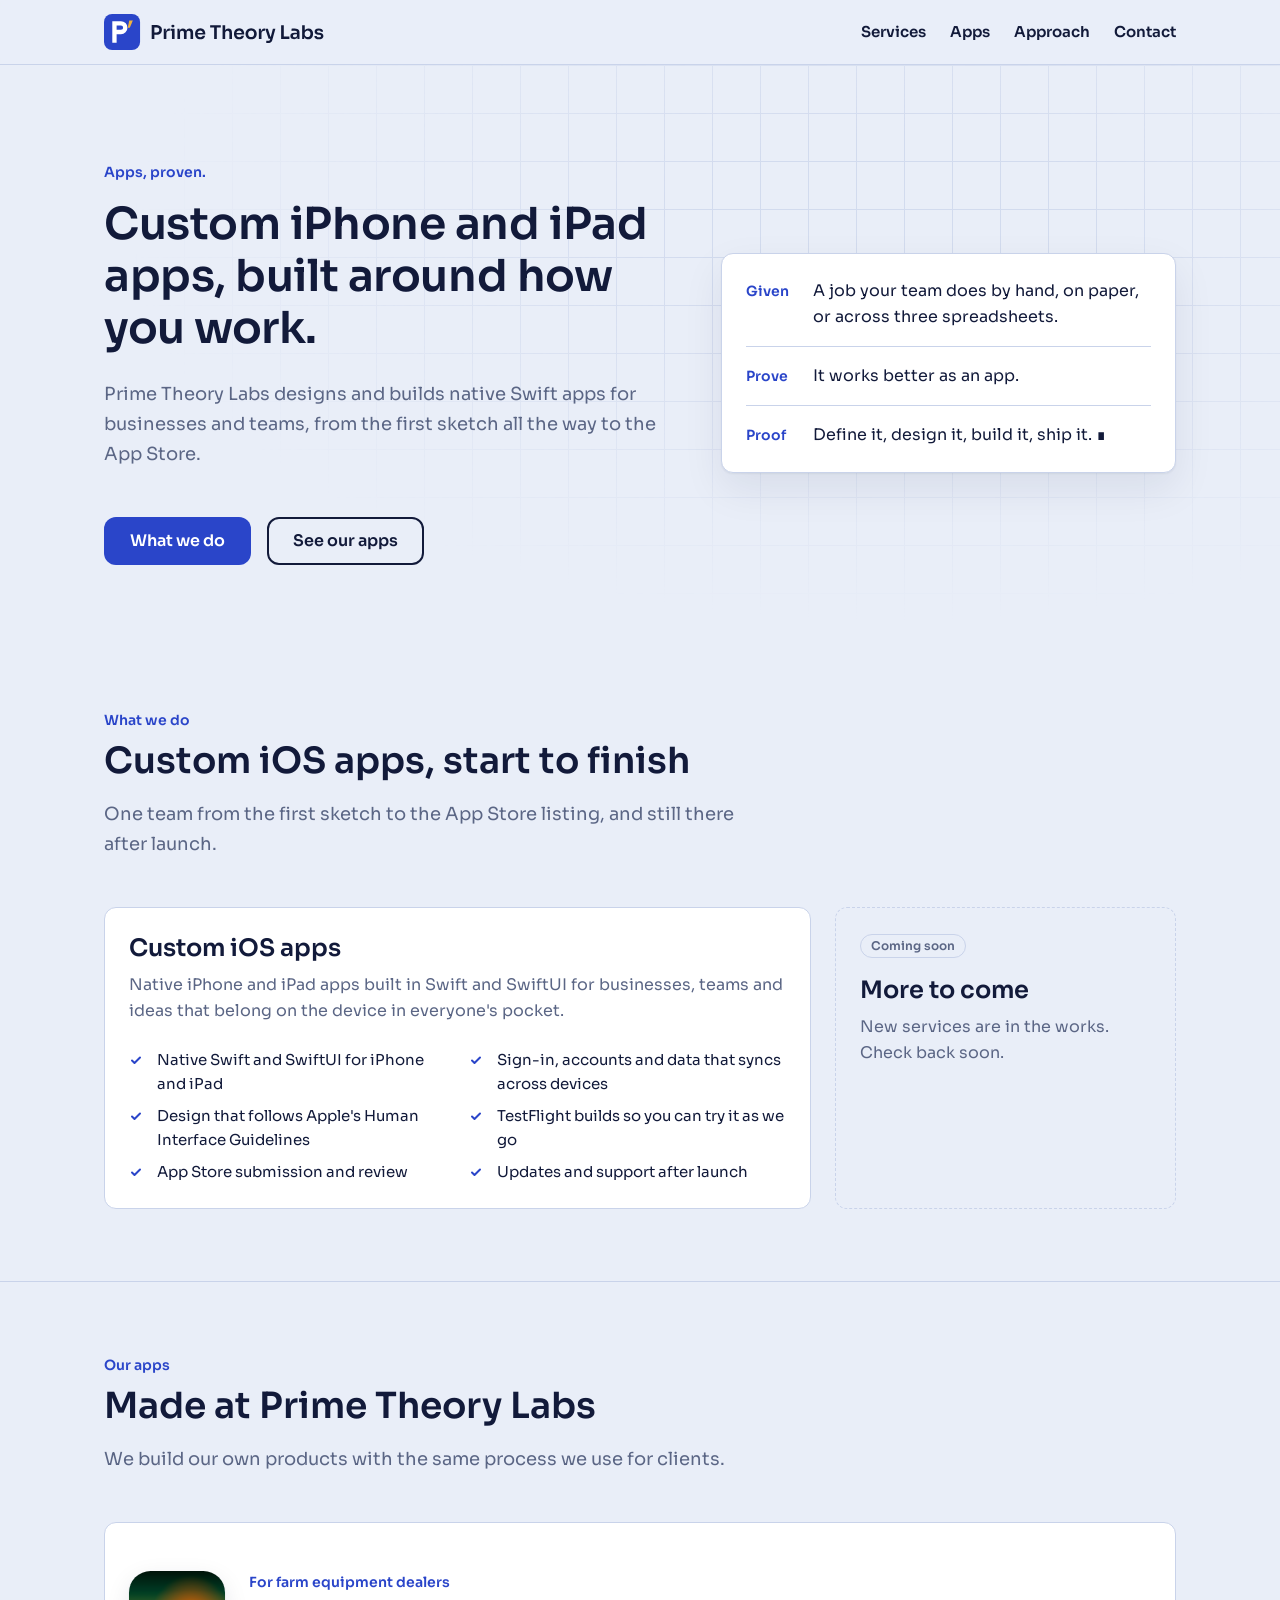
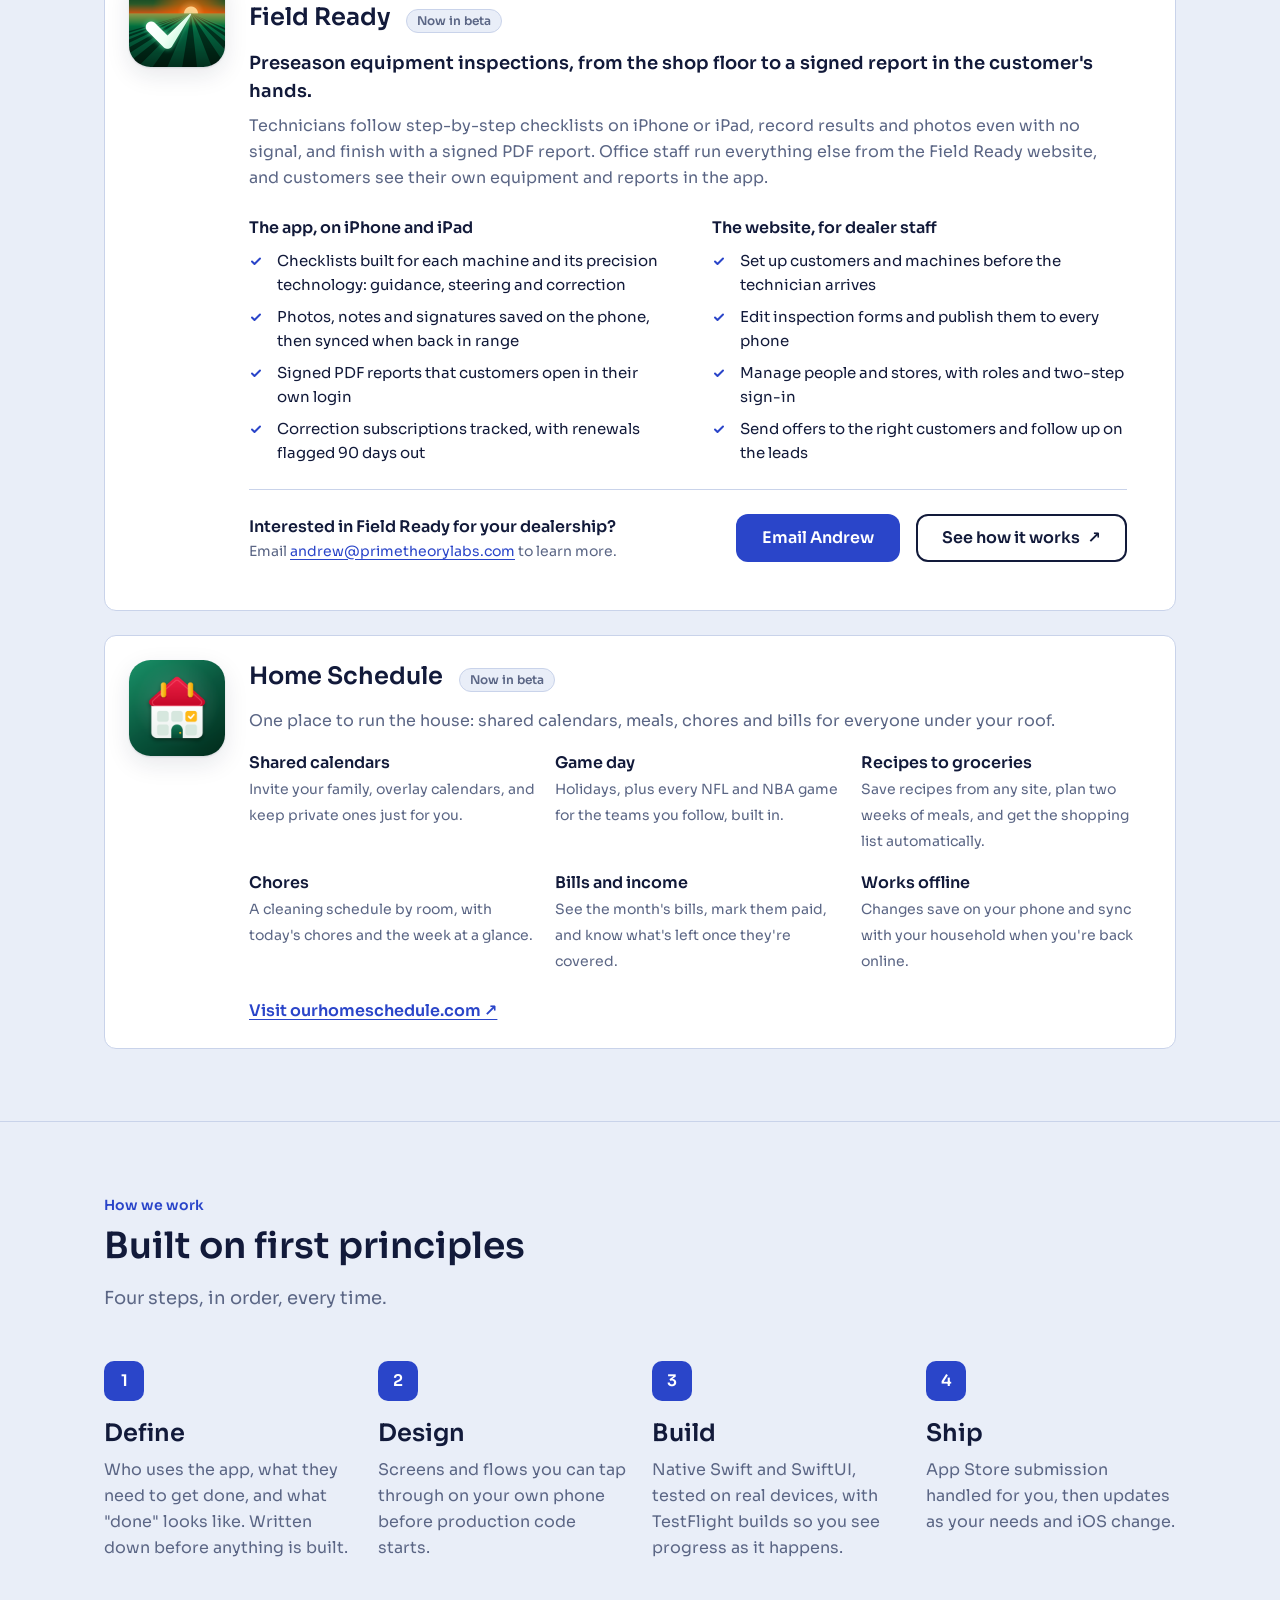
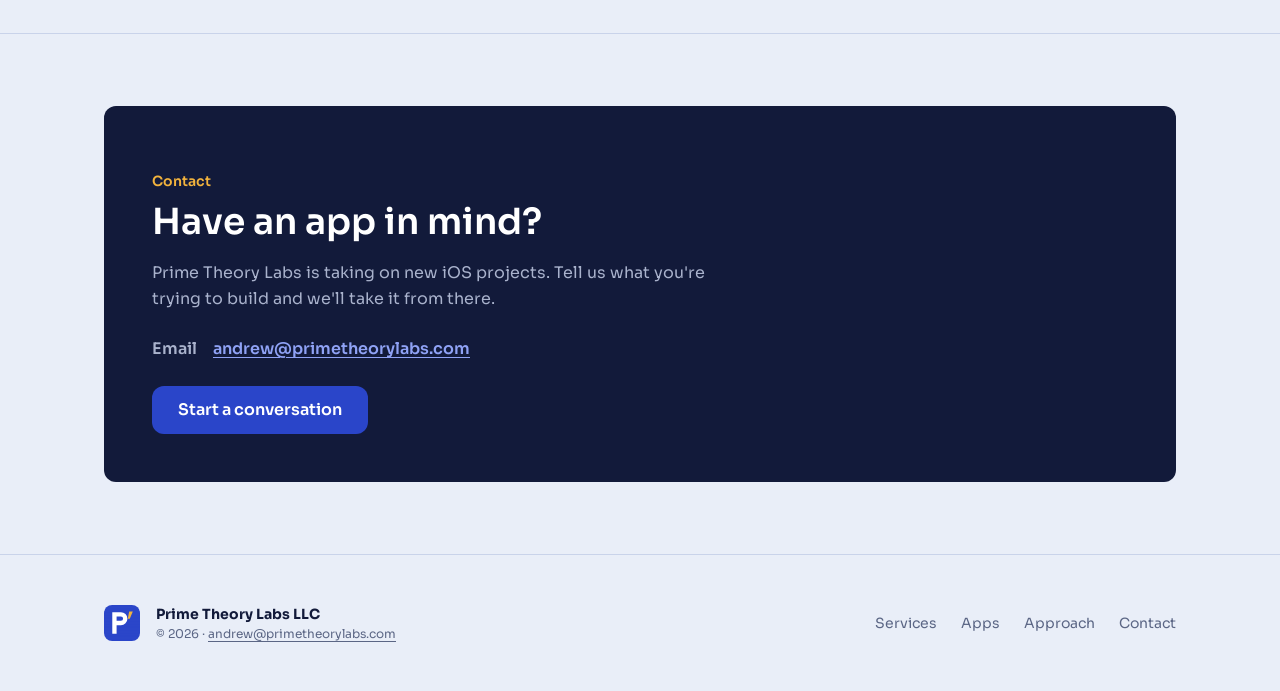
<file: index.html>
<!doctype html>
<html lang="en">
<head>
  <meta charset="utf-8">
  <meta name="viewport" content="width=device-width, initial-scale=1">
  <title>Prime Theory Labs | Custom iPhone and iPad apps</title>
  <meta name="description" content="Prime Theory Labs LLC designs and builds custom iPhone and iPad apps in native Swift, from first sketch to the App Store.">
  <link rel="canonical" href="https://primetheorylabs.com/">

  <!-- Link previews (iMessage, Slack, social) -->
  <meta property="og:type" content="website">
  <meta property="og:site_name" content="Prime Theory Labs">
  <meta property="og:title" content="Prime Theory Labs | Custom iPhone and iPad apps">
  <meta property="og:description" content="Custom iPhone and iPad apps in native Swift, from first sketch to the App Store. Apps, proven.">
  <meta property="og:url" content="https://primetheorylabs.com/">
  <meta property="og:image" content="https://primetheorylabs.com/assets/img/og-image.png">
  <meta property="og:image:width" content="1200">
  <meta property="og:image:height" content="630">
  <meta name="twitter:card" content="summary_large_image">

  <!-- Icons and browser colors -->
  <link rel="icon" href="/assets/img/logo-mark.svg" type="image/svg+xml">
  <link rel="icon" href="/assets/img/favicon-32.png" sizes="32x32" type="image/png">
  <link rel="apple-touch-icon" href="/assets/img/apple-touch-icon.png">
  <meta name="theme-color" content="#E9EEF8" media="(prefers-color-scheme: light)">
  <meta name="theme-color" content="#121A3A" media="(prefers-color-scheme: dark)">

  <!-- Fonts and styles -->
  <link rel="preconnect" href="https://fonts.googleapis.com">
  <link rel="preconnect" href="https://fonts.gstatic.com" crossorigin>
  <link rel="stylesheet" href="https://fonts.googleapis.com/css2?family=Sora:wght@400;600&display=swap">
  <link rel="stylesheet" href="/assets/css/site.css">

  <script type="application/ld+json">
  {
    "@context": "https://schema.org",
    "@type": "Organization",
    "name": "Prime Theory Labs LLC",
    "url": "https://primetheorylabs.com/",
    "logo": "https://primetheorylabs.com/assets/img/apple-touch-icon.png",
    "slogan": "Apps, proven.",
    "email": "andrew@primetheorylabs.com"
  }
  </script>
</head>
<body>
  <a class="skip-link" href="#main">Skip to content</a>

  <!-- ============ HEADER (same on every page) ============ -->
  <header class="site-header">
    <div class="container">
      <a class="brand" href="/" aria-label="Prime Theory Labs home">
        <picture>
          <source media="(max-width: 599px)" srcset="/assets/img/logo-mark.svg" width="1024" height="1024">
          <source media="(prefers-color-scheme: dark)" srcset="/assets/img/logo-horizontal-dark.svg" width="976" height="160">
          <img src="/assets/img/logo-horizontal.svg" alt="Prime Theory Labs" width="976" height="160">
        </picture>
      </a>
      <nav class="site-nav" aria-label="Main">
        <ul>
          <li><a href="/#services">Services</a></li>
          <li><a href="/#apps">Apps</a></li>
          <li><a href="/#approach">Approach</a></li>
          <li><a href="/#contact">Contact</a></li>
        </ul>
      </nav>
    </div>
  </header>

  <main id="main">

    <!-- ============ HERO ============ -->
    <section class="hero graph-paper" aria-labelledby="hero-title">
      <div class="container">
        <div>
          <p class="eyebrow">Apps, proven.</p>
          <h1 id="hero-title" class="hero-title">Custom iPhone and iPad apps, built around how you work.</h1>
          <p class="lede">
            Prime Theory Labs designs and builds native Swift apps for businesses and teams,
            from the first sketch all the way to the App Store.
          </p>
          <div class="button-row">
            <a class="button button-primary" href="#services">What we do</a>
            <a class="button button-secondary" href="#apps">See our apps</a>
          </div>
        </div>

        <aside class="proof" aria-label="Our approach, written as a proof">
          <dl>
            <dt>Given</dt>
            <dd>A job your team does by hand, on paper, or across three spreadsheets.</dd>
            <dt>Prove</dt>
            <dd>It works better as an app.</dd>
            <dt>Proof</dt>
            <dd>Define it, design it, build it, ship it.<span class="qed" aria-hidden="true">∎</span></dd>
          </dl>
        </aside>
      </div>
    </section>

    <!-- ============ SERVICES ============ -->
    <section id="services" class="section" aria-labelledby="services-title">
      <div class="container">
        <div class="section-head">
          <p class="eyebrow">What we do</p>
          <h2 id="services-title" class="title-1">Custom iOS apps, start to finish</h2>
          <p class="lede">One team from the first sketch to the App Store listing, and still there after launch.</p>
        </div>

        <div class="grid">
          <article class="card card-wide">
            <h3 class="title-2">Custom iOS apps</h3>
            <p class="muted">
              Native iPhone and iPad apps built in Swift and SwiftUI for businesses, teams and ideas
              that belong on the device in everyone's pocket.
            </p>
            <ul class="checklist">
              <li>Native Swift and SwiftUI for iPhone and iPad</li>
              <li>Sign-in, accounts and data that syncs across devices</li>
              <li>Design that follows Apple's Human Interface Guidelines</li>
              <li>TestFlight builds so you can try it as we go</li>
              <li>App Store submission and review</li>
              <li>Updates and support after launch</li>
            </ul>
          </article>

          <!-- To add a service: copy the card above, or replace this placeholder. -->
          <article class="card card-placeholder">
            <p><span class="tag">Coming soon</span></p>
            <h3 class="title-2">More to come</h3>
            <p class="muted">New services are in the works. Check back soon.</p>
          </article>
        </div>
      </div>
    </section>

    <!-- ============ APPS ============ -->
    <section id="apps" class="section" aria-labelledby="apps-title">
      <div class="container">
        <div class="section-head">
          <p class="eyebrow">Our apps</p>
          <h2 id="apps-title" class="title-1">Made at Prime Theory Labs</h2>
          <p class="lede">We build our own products with the same process we use for clients.</p>
        </div>

        <div class="app-list">
          <!-- FEATURED APP: Field Ready. A fuller card with an email call to action. -->
          <article id="field-ready" class="card app-card app-card-featured" aria-labelledby="field-ready-title">
            <img class="app-icon" src="/assets/img/apps/field-ready.png" alt="Field Ready app icon" width="96" height="96" loading="lazy">
            <div>
              <p class="eyebrow">For farm equipment dealers</p>
              <div class="app-meta">
                <h3 id="field-ready-title" class="title-2">Field Ready</h3>
                <span class="tag">Now in beta</span>
              </div>
              <p class="app-pitch">Preseason equipment inspections, from the shop floor to a signed report in the customer's hands.</p>
              <p class="muted">
                Technicians follow step-by-step checklists on iPhone or iPad, record results and photos even with no signal,
                and finish with a signed PDF report. Office staff run everything else from the Field Ready website,
                and customers see their own equipment and reports in the app.
              </p>

              <div class="app-split">
                <div>
                  <h4>The app, on iPhone and iPad</h4>
                  <ul class="checklist">
                    <li>Checklists built for each machine and its precision technology: guidance, steering and correction</li>
                    <li>Photos, notes and signatures saved on the phone, then synced when back in range</li>
                    <li>Signed PDF reports that customers open in their own login</li>
                    <li>Correction subscriptions tracked, with renewals flagged 90 days out</li>
                  </ul>
                </div>
                <div>
                  <h4>The website, for dealer staff</h4>
                  <ul class="checklist">
                    <li>Set up customers and machines before the technician arrives</li>
                    <li>Edit inspection forms and publish them to every phone</li>
                    <li>Manage people and stores, with roles and two-step sign-in</li>
                    <li>Send offers to the right customers and follow up on the leads</li>
                  </ul>
                </div>
              </div>

              <div class="app-cta">
                <div>
                  <p class="app-cta-title">Interested in Field Ready for your dealership?</p>
                  <p class="small muted">Email <a href="mailto:andrew@primetheorylabs.com?subject=Field%20Ready">andrew@<wbr>primetheorylabs.com</a> to learn more.</p>
                </div>
                <div class="button-row">
                  <a class="button button-primary" href="mailto:andrew@primetheorylabs.com?subject=Field%20Ready">Email Andrew</a>
                  <a class="button button-secondary" href="https://fieldready.agri-barn.com/guide.html" target="_blank" rel="noopener">See how it works <span aria-hidden="true">↗</span></a>
                </div>
              </div>
            </div>
          </article>

          <!-- APP CARD: copy this whole <article> to add another app. Icon goes in /assets/img/apps/ -->
          <article class="card app-card">
            <img class="app-icon" src="/assets/img/apps/home-schedule.png" alt="Home Schedule app icon" width="96" height="96" loading="lazy">
            <div>
              <div class="app-meta">
                <h3 class="title-2">Home Schedule</h3>
                <span class="tag">Now in beta</span>
              </div>
              <p class="muted">One place to run the house: shared calendars, meals, chores and bills for everyone under your roof.</p>
              <ul class="app-features">
                <li><strong>Shared calendars</strong><span>Invite your family, overlay calendars, and keep private ones just for you.</span></li>
                <li><strong>Game day</strong><span>Holidays, plus every NFL and NBA game for the teams you follow, built in.</span></li>
                <li><strong>Recipes to groceries</strong><span>Save recipes from any site, plan two weeks of meals, and get the shopping list automatically.</span></li>
                <li><strong>Chores</strong><span>A cleaning schedule by room, with today's chores and the week at a glance.</span></li>
                <li><strong>Bills and income</strong><span>See the month's bills, mark them paid, and know what's left once they're covered.</span></li>
                <li><strong>Works offline</strong><span>Changes save on your phone and sync with your household when you're back online.</span></li>
              </ul>
              <p class="app-link"><a href="https://ourhomeschedule.com" target="_blank" rel="noopener">Visit ourhomeschedule.com <span aria-hidden="true">↗</span></a></p>
            </div>
          </article>
          <!-- /APP CARD -->
        </div>
      </div>
    </section>

    <!-- ============ APPROACH ============ -->
    <section id="approach" class="section" aria-labelledby="approach-title">
      <div class="container">
        <div class="section-head">
          <p class="eyebrow">How we work</p>
          <h2 id="approach-title" class="title-1">Built on first principles</h2>
          <p class="lede">Four steps, in order, every time.</p>
        </div>

        <ol class="steps">
          <li>
            <h3 class="title-2">Define</h3>
            <p>Who uses the app, what they need to get done, and what "done" looks like. Written down before anything is built.</p>
          </li>
          <li>
            <h3 class="title-2">Design</h3>
            <p>Screens and flows you can tap through on your own phone before production code starts.</p>
          </li>
          <li>
            <h3 class="title-2">Build</h3>
            <p>Native Swift and SwiftUI, tested on real devices, with TestFlight builds so you see progress as it happens.</p>
          </li>
          <li>
            <h3 class="title-2">Ship</h3>
            <p>App Store submission handled for you, then updates as your needs and iOS change.</p>
          </li>
        </ol>
      </div>
    </section>

    <!-- ============ CONTACT ============ -->
    <section id="contact" class="section" aria-labelledby="contact-title">
      <div class="container">
        <div class="band">
          <p class="eyebrow">Contact</p>
          <h2 id="contact-title" class="title-1">Have an app in mind?</h2>
          <p>Prime Theory Labs is taking on new iOS projects. Tell us what you're trying to build and we'll take it from there.</p>
          <dl class="contact-list">
            <dt>Email</dt>
            <dd><a href="mailto:andrew@primetheorylabs.com">andrew@<wbr>primetheorylabs.com</a></dd>
          </dl>
          <div class="button-row">
            <a class="button button-primary" href="mailto:andrew@primetheorylabs.com?subject=New%20app%20project">Start a conversation</a>
          </div>
        </div>
      </div>
    </section>

  </main>

  <!-- ============ FOOTER (same on every page) ============ -->
  <footer class="site-footer">
    <div class="container">
      <div class="footer-brand">
        <img src="/assets/img/logo-mark.svg" alt="" width="36" height="36">
        <div>
          <p class="small"><strong>Prime Theory Labs LLC</strong></p>
          <p class="caption muted">© <span id="year">2026</span> · <a href="mailto:andrew@primetheorylabs.com">andrew@primetheorylabs.com</a></p>
        </div>
      </div>
      <nav aria-label="Footer">
        <ul>
          <li><a href="/#services">Services</a></li>
          <li><a href="/#apps">Apps</a></li>
          <li><a href="/#approach">Approach</a></li>
          <li><a href="/#contact">Contact</a></li>
        </ul>
      </nav>
    </div>
  </footer>

  <script>document.getElementById("year").textContent = new Date().getFullYear();</script>
</body>
</html>
</file>
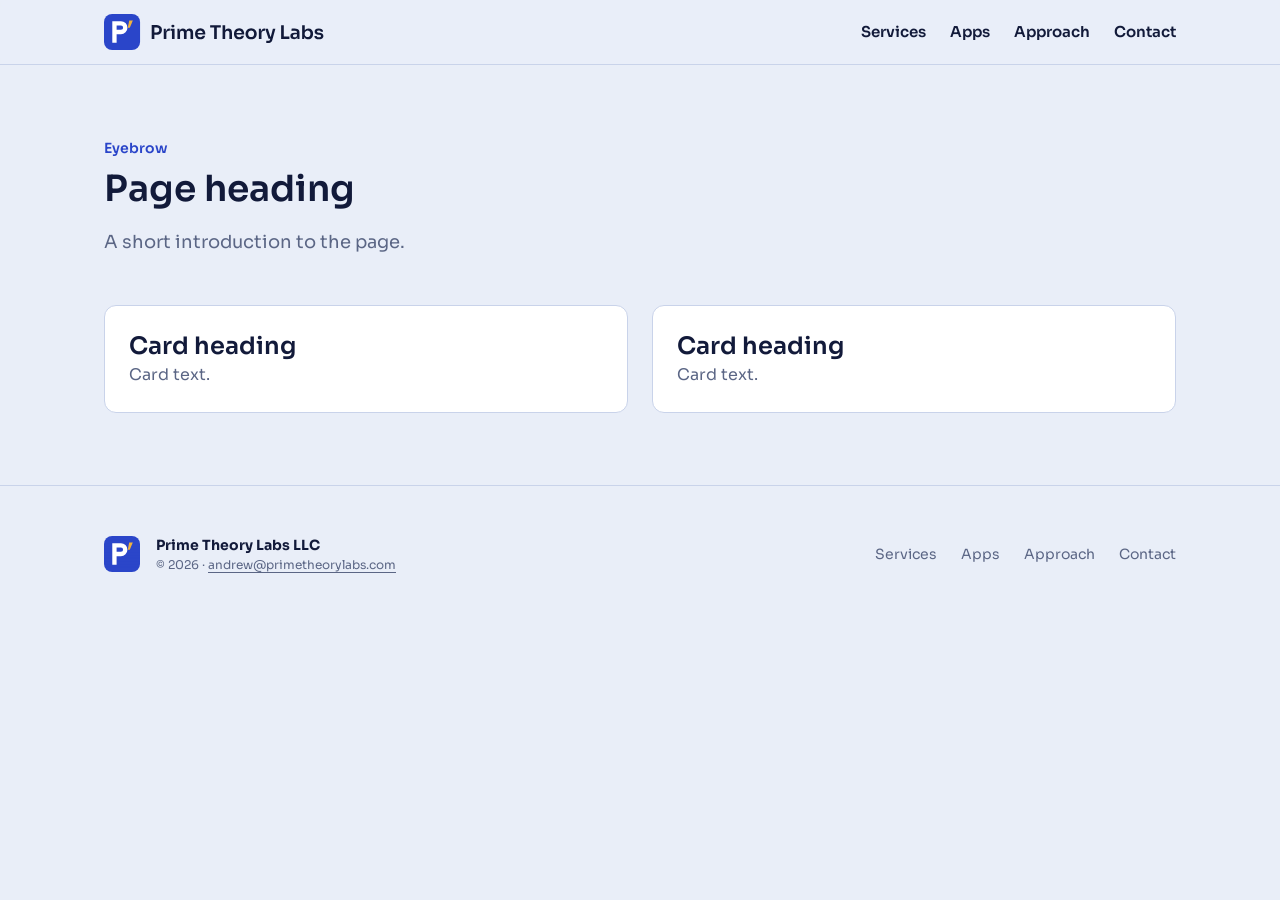
<file: templates/page.html>
<!doctype html>
<!--
  PAGE TEMPLATE
  To add a page (for example an About page at primetheorylabs.com/about/):
    1. Copy this file to about/index.html
    2. Change the <title>, description, canonical URL and the content inside <main>
    3. Delete the "noindex" line below
    4. Add a link to the new page in the header and footer nav of every page
    5. Add the URL to sitemap.xml
-->
<html lang="en">
<head>
  <meta charset="utf-8">
  <meta name="viewport" content="width=device-width, initial-scale=1">
  <title>Page title | Prime Theory Labs</title>
  <meta name="description" content="One sentence about this page.">
  <link rel="canonical" href="https://primetheorylabs.com/page-url/">
  <meta name="robots" content="noindex">

  <meta property="og:type" content="website">
  <meta property="og:site_name" content="Prime Theory Labs">
  <meta property="og:title" content="Page title | Prime Theory Labs">
  <meta property="og:image" content="https://primetheorylabs.com/assets/img/og-image.png">
  <meta name="twitter:card" content="summary_large_image">

  <link rel="icon" href="/assets/img/logo-mark.svg" type="image/svg+xml">
  <link rel="icon" href="/assets/img/favicon-32.png" sizes="32x32" type="image/png">
  <link rel="apple-touch-icon" href="/assets/img/apple-touch-icon.png">
  <meta name="theme-color" content="#E9EEF8" media="(prefers-color-scheme: light)">
  <meta name="theme-color" content="#121A3A" media="(prefers-color-scheme: dark)">

  <link rel="preconnect" href="https://fonts.googleapis.com">
  <link rel="preconnect" href="https://fonts.gstatic.com" crossorigin>
  <link rel="stylesheet" href="https://fonts.googleapis.com/css2?family=Sora:wght@400;600&display=swap">
  <link rel="stylesheet" href="/assets/css/site.css">
</head>
<body>
  <a class="skip-link" href="#main">Skip to content</a>

  <!-- ============ HEADER (same on every page) ============ -->
  <header class="site-header">
    <div class="container">
      <a class="brand" href="/" aria-label="Prime Theory Labs home">
        <picture>
          <source media="(max-width: 599px)" srcset="/assets/img/logo-mark.svg" width="1024" height="1024">
          <source media="(prefers-color-scheme: dark)" srcset="/assets/img/logo-horizontal-dark.svg" width="976" height="160">
          <img src="/assets/img/logo-horizontal.svg" alt="Prime Theory Labs" width="976" height="160">
        </picture>
      </a>
      <nav class="site-nav" aria-label="Main">
        <ul>
          <li><a href="/#services">Services</a></li>
          <li><a href="/#apps">Apps</a></li>
          <li><a href="/#approach">Approach</a></li>
          <li><a href="/#contact">Contact</a></li>
        </ul>
      </nav>
    </div>
  </header>

  <main id="main">
    <section class="section" aria-labelledby="page-title">
      <div class="container">
        <div class="section-head">
          <p class="eyebrow">Eyebrow</p>
          <h1 id="page-title" class="title-1">Page heading</h1>
          <p class="lede">A short introduction to the page.</p>
        </div>

        <div class="grid">
          <article class="card">
            <h2 class="title-2">Card heading</h2>
            <p class="muted">Card text.</p>
          </article>
          <article class="card">
            <h2 class="title-2">Card heading</h2>
            <p class="muted">Card text.</p>
          </article>
        </div>
      </div>
    </section>
  </main>

  <!-- ============ FOOTER (same on every page) ============ -->
  <footer class="site-footer">
    <div class="container">
      <div class="footer-brand">
        <img src="/assets/img/logo-mark.svg" alt="" width="36" height="36">
        <div>
          <p class="small"><strong>Prime Theory Labs LLC</strong></p>
          <p class="caption muted">© <span id="year">2026</span> · <a href="mailto:andrew@primetheorylabs.com">andrew@primetheorylabs.com</a></p>
        </div>
      </div>
      <nav aria-label="Footer">
        <ul>
          <li><a href="/#services">Services</a></li>
          <li><a href="/#apps">Apps</a></li>
          <li><a href="/#approach">Approach</a></li>
          <li><a href="/#contact">Contact</a></li>
        </ul>
      </nav>
    </div>
  </footer>

  <script>document.getElementById("year").textContent = new Date().getFullYear();</script>
</body>
</html>
</file>
<file: assets/css/site.css>
/* ==========================================================================
   Prime Theory Labs: site styles
   --------------------------------------------------------------------------
   1. Tokens       (colors, type, spacing, radius from the brand design system)
   2. Base         (reset, typography, links, focus)
   3. Layout       (container, sections, grids)
   4. Components   (header, buttons, cards, tags, steps, footer)
   5. Sections     (hero, contact band, 404)
   To restyle the site, change the tokens in section 1 first.
   ========================================================================== */

/* 1. Tokens ---------------------------------------------------------------- */

:root {
  color-scheme: light dark;

  /* Brand colors (same in both themes) */
  --brand-cobalt: #2A45C9;  /* Proof Cobalt: primary buttons, icon tile */
  --brand-gold:   #F2B33D;  /* Golden Ratio: accent on dark only, once per view */
  --brand-ink:    #121A3A;  /* Ink Indigo: dark surfaces */
  --brand-paper:  #E9EEF8;  /* Graph Paper: light surface */

  /* Theme colors (light) */
  --surface:         #E9EEF8;
  --surface-raised:  #FFFFFF;
  --surface-inverse: #121A3A;
  --text:            #121A3A;
  --text-muted:      #5B6685;
  --link:            #2A45C9;
  --grid-line:       #C9D3EA;
  --header-bg:       rgba(233, 238, 248, 0.86);
  --band-bg:         #121A3A;  /* contact band */
  --band-text:       #FFFFFF;
  --band-muted:      #A9B2CC;
  --band-link:       #8FA2F5;

  /* Type */
  --font-sans: "Sora", system-ui, -apple-system, "Segoe UI", sans-serif;

  /* Spacing */
  --space-2: 8px;
  --space-4: 16px;
  --space-6: 24px;
  --space-12: 48px;

  /* Radius */
  --radius-sm: 6px;
  --radius-md: 12px;
  --radius-icon: 22.5%;

  /* Layout */
  --container: 1120px;
  --gutter: 16px;
  --header-h: 64px;
}

@media (prefers-color-scheme: dark) {
  :root {
    --surface:         #121A3A;
    --surface-raised:  #1C2550;
    --surface-inverse: #E9EEF8;
    --text:            #FFFFFF;
    --text-muted:      #A9B2CC;
    --link:            #8FA2F5;
    --grid-line:       #26305C;
    --header-bg:       rgba(18, 26, 58, 0.86);
    --band-bg:         #1C2550;
  }
}

@media (min-width: 640px) {
  :root { --gutter: 24px; }
}

/* 2. Base ------------------------------------------------------------------ */

*, *::before, *::after { box-sizing: border-box; }

html {
  -webkit-text-size-adjust: 100%;
  scroll-padding-top: calc(var(--header-h) + var(--space-4));
}

@media (prefers-reduced-motion: no-preference) {
  html { scroll-behavior: smooth; }
}

body {
  margin: 0;
  background: var(--surface);
  color: var(--text);
  font-family: var(--font-sans);
  font-size: 16px;
  line-height: 26px;
  font-weight: 400;
  -webkit-font-smoothing: antialiased;
}

h1, h2, h3, h4 { margin: 0; font-weight: 600; }
p, ul, ol, dl, dd { margin: 0; }
img { display: block; max-width: 100%; height: auto; }

a { color: var(--link); text-underline-offset: 3px; }
a:hover { text-decoration-thickness: 2px; }

:focus-visible {
  outline: 3px solid var(--link);
  outline-offset: 3px;
  border-radius: var(--radius-sm);
}

.skip-link {
  position: absolute;
  left: var(--gutter);
  top: -100px;
  z-index: 100;
  padding: var(--space-2) var(--space-4);
  background: var(--brand-cobalt);
  color: #FFFFFF;
  border-radius: var(--radius-sm);
}
.skip-link:focus { top: var(--space-2); }

.visually-hidden {
  position: absolute !important;
  width: 1px; height: 1px;
  overflow: hidden;
  clip: rect(0 0 0 0);
  white-space: nowrap;
}

/* Type styles (names match the design system) */
.display {
  font-size: clamp(40px, 9vw, 56px);
  line-height: 1.07;
  letter-spacing: -0.01em;
}
.title-1 { font-size: clamp(28px, 5vw, 36px); line-height: 1.22; }
.title-2 { font-size: 24px; line-height: 32px; }
.body    { font-size: 16px; line-height: 26px; }
.small   { font-size: 14px; line-height: 22px; }
.caption { font-size: 12px; line-height: 18px; }
.lede    { font-size: 18px; line-height: 30px; color: var(--text-muted); }
.muted   { color: var(--text-muted); }

/* 3. Layout ---------------------------------------------------------------- */

.container {
  width: 100%;
  max-width: var(--container);
  margin: 0 auto;
  padding: 0 var(--gutter);
}

.section { padding: calc(var(--space-12) * 1.5) 0; }
.section + .section { border-top: 1px solid var(--grid-line); }

.section-head {
  max-width: 640px;
  margin-bottom: var(--space-12);
}
.section-head .eyebrow { margin-bottom: var(--space-2); }
.section-head p:last-child { margin-top: var(--space-4); }

.eyebrow {
  font-size: 14px;
  line-height: 22px;
  font-weight: 600;
  color: var(--link);
}

/* Auto-fitting grid: add cards and it reflows on its own */
.grid {
  display: grid;
  gap: var(--space-6);
  grid-template-columns: repeat(auto-fit, minmax(min(100%, 300px), 1fr));
}

/* 4. Components ------------------------------------------------------------ */

/* Header */
.site-header {
  position: sticky;
  top: 0;
  z-index: 50;
  background: var(--header-bg);
  -webkit-backdrop-filter: saturate(160%) blur(12px);
  backdrop-filter: saturate(160%) blur(12px);
  border-bottom: 1px solid var(--grid-line);
}
.site-header .container {
  display: flex;
  align-items: center;
  justify-content: space-between;
  gap: var(--space-4);
  height: var(--header-h);
}
.brand { display: flex; align-items: center; flex-shrink: 0; }
.brand img { height: 36px; width: auto; }

.site-nav ul {
  display: flex;
  gap: var(--space-6);
  list-style: none;
  padding: 0;
}
.site-nav a {
  color: var(--text);
  text-decoration: none;
  font-size: 15px;
  font-weight: 600;
}
.site-nav a:hover { color: var(--link); }

@media (max-width: 599px) {
  .brand img { height: 32px; }
  .site-nav ul { gap: var(--space-4); }
  .site-nav a { font-size: 14px; }
}
@media (max-width: 379px) {
  .site-nav ul { gap: 12px; }
  .site-nav a { font-size: 13px; }
}

/* Buttons */
.button {
  display: inline-flex;
  align-items: center;
  justify-content: center;
  gap: var(--space-2);
  min-height: 48px;
  padding: 0 var(--space-6);
  border: 2px solid transparent;
  border-radius: var(--radius-md);
  font: inherit;
  font-weight: 600;
  text-decoration: none;
  cursor: pointer;
}
.button-primary {
  background: var(--brand-cobalt);
  color: #FFFFFF;
}
.button-primary:hover { background: #2339A8; }
.button-secondary {
  background: transparent;
  color: var(--text);
  border-color: var(--text);
}
.button-secondary:hover { background: var(--surface-raised); }
.button-row { display: flex; flex-wrap: wrap; gap: var(--space-4); }

/* Cards */
.card {
  background: var(--surface-raised);
  border: 1px solid var(--grid-line);
  border-radius: var(--radius-md);
  padding: var(--space-6);
}
.card h3 { margin-bottom: var(--space-2); }
.card-placeholder {
  background: transparent;
  border-style: dashed;
}
.card-placeholder h3 { margin-top: var(--space-4); }

@media (min-width: 900px) {
  .card-wide { grid-column: span 2; }
}

/* Checklist inside cards */
.checklist {
  list-style: none;
  padding: 0;
  margin-top: var(--space-6);
  display: grid;
  gap: var(--space-2) var(--space-6);
  grid-template-columns: repeat(auto-fit, minmax(min(100%, 240px), 1fr));
}
.checklist li {
  position: relative;
  padding-left: 28px;
  font-size: 15px;
  line-height: 24px;
}
.checklist li::before {
  content: "";
  position: absolute;
  left: 0;
  top: 5px;
  width: 14px;
  height: 14px;
  border-radius: 4px;
  background: var(--brand-cobalt);
  -webkit-mask: url("data:image/svg+xml,%3Csvg xmlns='http://www.w3.org/2000/svg' viewBox='0 0 14 14'%3E%3Cpath d='M3 7.5l2.5 2.5L11 4.5' fill='none' stroke='%23000' stroke-width='2' stroke-linecap='round' stroke-linejoin='round'/%3E%3C/svg%3E") center / 14px 14px no-repeat;
          mask: url("data:image/svg+xml,%3Csvg xmlns='http://www.w3.org/2000/svg' viewBox='0 0 14 14'%3E%3Cpath d='M3 7.5l2.5 2.5L11 4.5' fill='none' stroke='%23000' stroke-width='2' stroke-linecap='round' stroke-linejoin='round'/%3E%3C/svg%3E") center / 14px 14px no-repeat;
}
@media (prefers-color-scheme: dark) {
  .checklist li::before { background: var(--link); }
}

/* Tags */
.tag {
  display: inline-block;
  padding: 2px 10px;
  border: 1px solid var(--grid-line);
  border-radius: 999px;
  font-size: 12px;
  line-height: 18px;
  font-weight: 600;
  color: var(--text-muted);
  background: var(--surface);
}

/* App cards: copy an <article class="app-card"> block in index.html to add an app */
.app-card {
  display: grid;
  gap: var(--space-6);
  align-items: start;
}
@media (min-width: 640px) {
  .app-card { grid-template-columns: 96px 1fr; }
}
.app-icon {
  width: 96px;
  height: 96px;
  border-radius: var(--radius-icon);
  box-shadow: 0 1px 2px rgba(18, 26, 58, 0.12), 0 8px 24px rgba(18, 26, 58, 0.10);
}
.app-card .app-meta {
  display: flex;
  flex-wrap: wrap;
  align-items: center;
  gap: var(--space-2) var(--space-4);
  margin-bottom: var(--space-2);
}
.app-card .app-features {
  list-style: none;
  padding: 0;
  margin-top: var(--space-4);
  display: grid;
  gap: var(--space-4);
  grid-template-columns: repeat(auto-fit, minmax(min(100%, 240px), 1fr));
}
.app-card .app-features strong { display: block; font-weight: 600; }
.app-card .app-features span { font-size: 14px; line-height: 22px; color: var(--text-muted); }
.app-card .app-link { margin-top: var(--space-6); font-weight: 600; }

/* Apps stack one per row */
.app-list { display: grid; gap: var(--space-6); }

/* Featured app: a fuller card with feature columns and a call to action */
.app-card-featured { padding: var(--space-6); }
@media (min-width: 640px) {
  .app-card-featured { padding: var(--space-12) var(--space-12) var(--space-12) var(--space-6); }
}
.app-card-featured .eyebrow { margin-bottom: var(--space-2); }
.app-card-featured .app-pitch {
  font-size: 18px;
  line-height: 28px;
  font-weight: 600;
  margin-bottom: var(--space-2);
}
.app-split {
  display: grid;
  gap: var(--space-6);
  margin-top: var(--space-6);
}
@media (min-width: 768px) {
  .app-split { grid-template-columns: 1fr 1fr; gap: var(--space-12); }
}
.app-split h4 { font-size: 16px; line-height: 26px; }
.app-split .checklist { margin-top: var(--space-2); grid-template-columns: 1fr; }
.app-cta {
  display: flex;
  flex-wrap: wrap;
  align-items: center;
  justify-content: space-between;
  gap: var(--space-4) var(--space-6);
  margin-top: var(--space-6);
  padding-top: var(--space-6);
  border-top: 1px solid var(--grid-line);
}
.app-cta-title { font-weight: 600; }

/* Numbered steps */
.steps {
  list-style: none;
  padding: 0;
  counter-reset: step;
  display: grid;
  gap: var(--space-12) var(--space-6);
  grid-template-columns: 1fr;
}
@media (min-width: 640px)  { .steps { grid-template-columns: repeat(2, 1fr); } }
@media (min-width: 1024px) { .steps { grid-template-columns: repeat(4, 1fr); } }
.steps li { counter-increment: step; }
.steps li::before {
  content: counter(step);
  display: grid;
  place-items: center;
  width: 40px;
  height: 40px;
  margin-bottom: var(--space-4);
  border-radius: 10px;
  background: var(--brand-cobalt);
  color: #FFFFFF;
  font-weight: 600;
}
.steps h3 { margin-bottom: var(--space-2); }
.steps p { color: var(--text-muted); }

/* Footer */
.site-footer {
  padding: var(--space-12) 0;
  border-top: 1px solid var(--grid-line);
}
.site-footer .container {
  display: flex;
  flex-wrap: wrap;
  align-items: center;
  justify-content: space-between;
  gap: var(--space-6);
}
.site-footer .footer-brand {
  display: flex;
  align-items: center;
  gap: var(--space-4);
}
.site-footer .footer-brand img { width: 36px; height: 36px; }
.site-footer nav ul {
  display: flex;
  flex-wrap: wrap;
  gap: var(--space-2) var(--space-6);
  list-style: none;
  padding: 0;
}
.site-footer nav a { color: var(--text-muted); text-decoration: none; font-size: 14px; }
.site-footer .footer-brand a { color: var(--text-muted); }
.site-footer .footer-brand a:hover { color: var(--link); }
.site-footer nav a:hover { color: var(--link); text-decoration: underline; }

/* 5. Sections -------------------------------------------------------------- */

/* Graph-paper texture: a faint grid at space-12 pitch, faded at the edges */
.graph-paper {
  position: relative;
  isolation: isolate;
}
.graph-paper::before {
  content: "";
  position: absolute;
  inset: 0;
  z-index: -1;
  background-image:
    linear-gradient(var(--grid-line) 1px, transparent 1px),
    linear-gradient(90deg, var(--grid-line) 1px, transparent 1px);
  background-size: var(--space-12) var(--space-12);
  background-position: center top;
  -webkit-mask-image: radial-gradient(ellipse 80% 90% at 70% 30%, #000 20%, transparent 75%);
          mask-image: radial-gradient(ellipse 80% 90% at 70% 30%, #000 20%, transparent 75%);
  opacity: 0.7;
}

/* Hero */
.hero { padding: calc(var(--space-12) * 2) 0 calc(var(--space-12) * 1.5); }
.hero .container {
  display: grid;
  gap: var(--space-12);
  align-items: center;
}
@media (min-width: 900px) {
  .hero .container { grid-template-columns: 1.25fr 1fr; }
}
.hero .eyebrow { margin-bottom: var(--space-4); }
.hero-title {
  font-size: clamp(32px, 5vw, 44px);
  line-height: 1.18;
  letter-spacing: -0.01em;
  max-width: 18em;
}
.hero .lede { margin-top: var(--space-6); max-width: 34em; }
.hero .button-row { margin-top: var(--space-12); }

/* The "proof" card in the hero */
.proof {
  background: var(--surface-raised);
  border: 1px solid var(--grid-line);
  border-radius: var(--radius-md);
  padding: var(--space-6);
  box-shadow: 0 1px 2px rgba(18, 26, 58, 0.06), 0 16px 40px rgba(18, 26, 58, 0.08);
}
.proof dl {
  display: grid;
  grid-template-columns: max-content 1fr;
  row-gap: var(--space-4);
}
.proof dt {
  padding-right: var(--space-6);
  font-size: 14px;
  line-height: 26px;
  font-weight: 600;
  color: var(--link);
}
/* A divider above every row but the first (dt and dd share a row) */
.proof dd + dt,
.proof dd + dt + dd {
  border-top: 1px solid var(--grid-line);
  padding-top: var(--space-4);
}
.proof .qed { color: var(--text); margin-left: 4px; }

/* Contact band */
.band {
  background: var(--band-bg);
  color: var(--band-text);
  border-radius: var(--radius-md);
  padding: var(--space-12) var(--space-6);
  overflow: hidden;
}
@media (min-width: 640px) {
  .band { padding: var(--space-12); }
}
.band .eyebrow { color: var(--brand-gold); margin-bottom: var(--space-2); }
.band p { color: var(--band-muted); margin-top: var(--space-4); max-width: 36em; }
.band .button-row { margin-top: var(--space-6); }
.band .contact-list {
  display: grid;
  gap: 0 var(--space-4);
  margin-top: var(--space-6);
}
@media (min-width: 640px) {
  .band .contact-list { grid-template-columns: max-content 1fr; }
}
.band .contact-list dt { font-weight: 600; color: var(--band-muted); }
.band .contact-list dd { margin-top: 0; }
.band .contact-list a { color: var(--band-link); font-weight: 600; }
.band .button-secondary { color: var(--band-text); border-color: var(--band-text); }
.band .button-secondary:hover { background: rgba(255, 255, 255, 0.08); }

/* 404 */
.not-found {
  min-height: 60vh;
  display: grid;
  align-content: center;
}
.not-found .symbol {
  font-size: clamp(96px, 20vw, 160px);
  line-height: 1;
  font-weight: 600;
  color: var(--link);
}
.not-found p { margin-top: var(--space-4); }
.not-found .button-row { margin-top: var(--space-6); }
</file>
